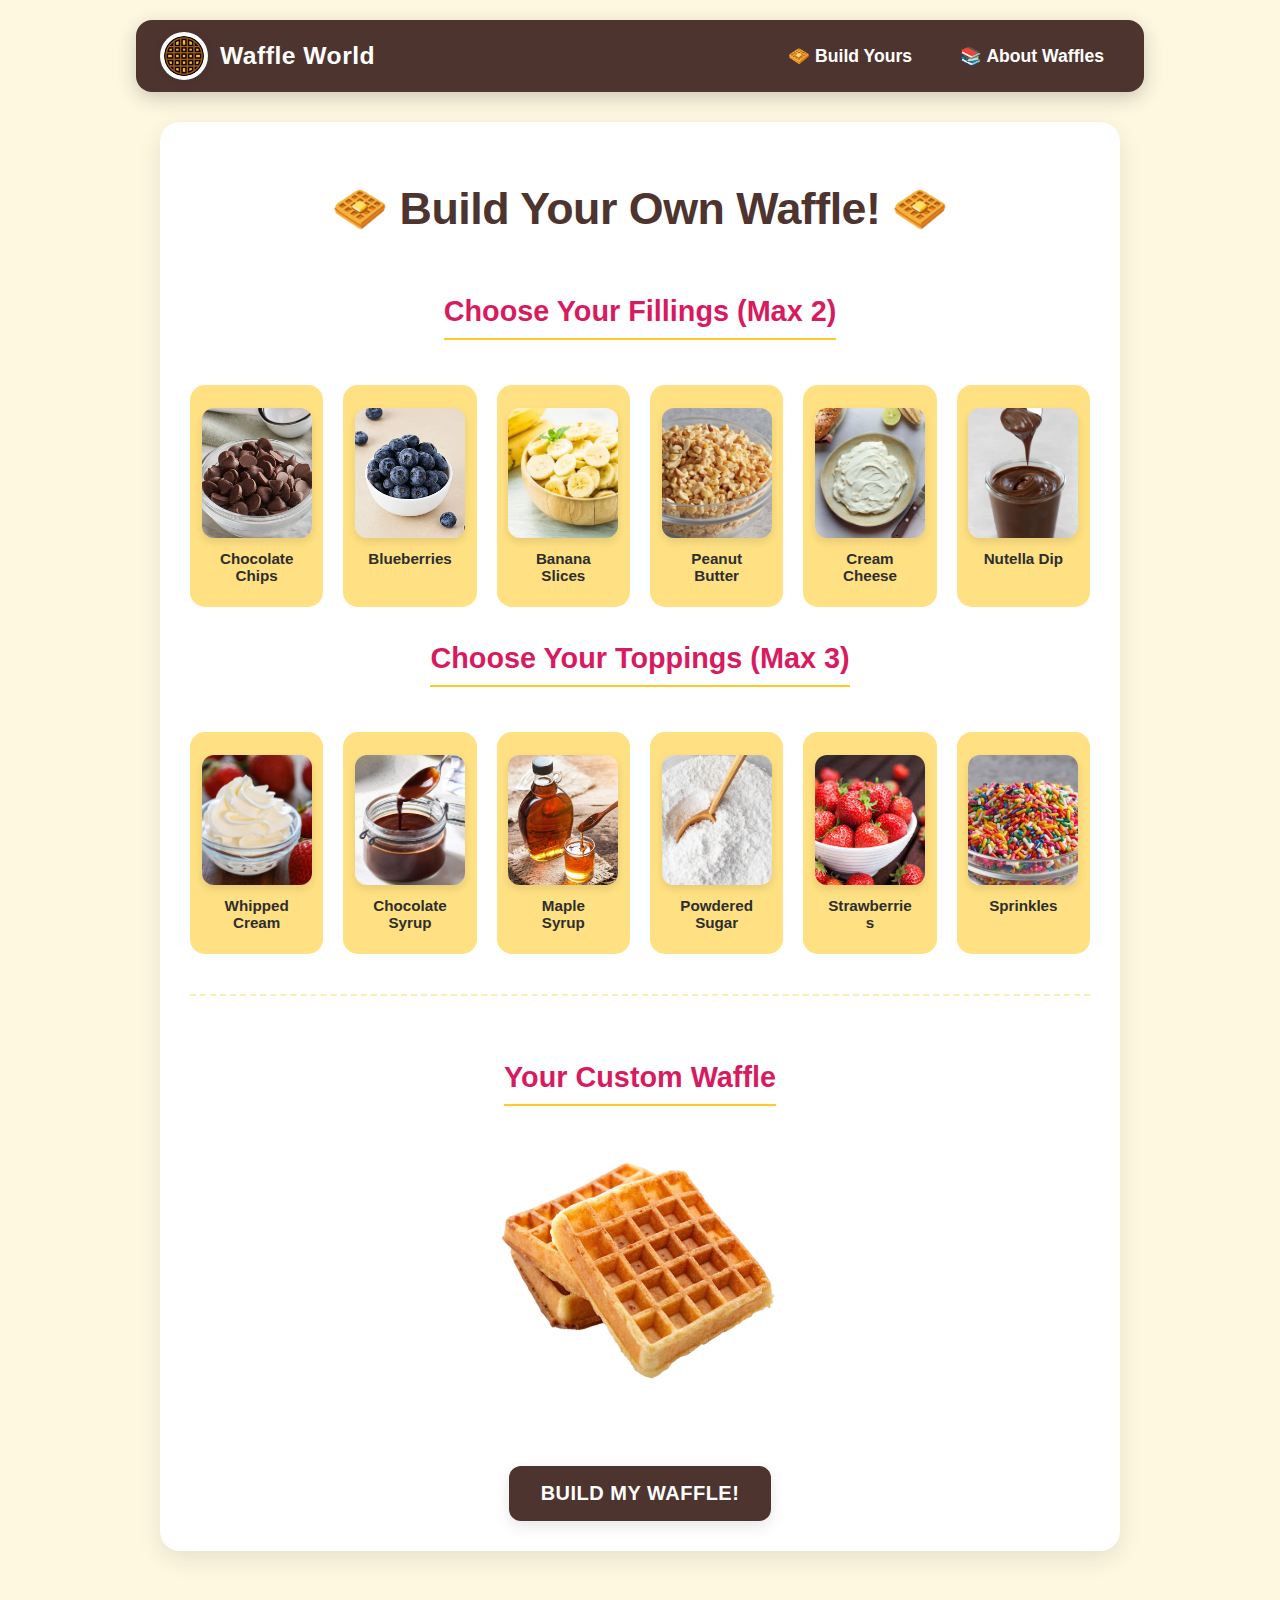
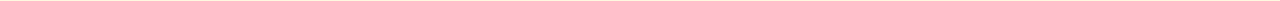
<file: index.html>
<!DOCTYPE html>
<html lang="en">

<head>
        <meta charset="UTF-8" />
        <meta name="viewport" content="width=device-width, initial-scale=1.0" />
        <title>Build Your Own Waffle! - Waffle World 🧇</title>
        <link rel="stylesheet" href="./style.css" />
        <link rel="shortcut icon" href="./assets/waffle-favicon.png" type="image/x-icon" />
</head>

<body>
        <nav class="navbar">
                <div class="navbar-left">
                        <img src="./assets/waffle-favicon.png" alt="logo" class="logo" />
                        <span class="navbar-title">Waffle World</span>
                </div>
                <ul class="navbar-links">
                        <li><a href="./index.html" class="nav-link">🧇 Build Yours</a></li>
                        <li><a href="./about.html" class="nav-link">📚 About Waffles</a></li>
                </ul>
        </nav>


        <div class="builder-container">
                <h1>🧇 Build Your Own Waffle! 🧇</h1>

                <h2>Choose Your Fillings (Max 2)</h2>
                <div id="f" class="item-grid">
                        <div class="item-card" data-item="ccs" data-type="f"><img
                                        src="./assets/filings/CH.jpg" /><span>Chocolate Chips</span></div>
                        <div class="item-card" data-item="bb" data-type="f"><img
                                        src="./assets/filings/BB.jpg" /><span>Blueberries</span></div>
                        <div class="item-card" data-item="bs" data-type="f"><img
                                        src="./assets/filings/BL.jpg" /><span>Banana Slices</span></div>
                        <div class="item-card" data-item="pb" data-type="f"><img
                                        src="./assets/filings/PT.jpg" /><span>Peanut Butter</span></div>
                        <div class="item-card" data-item="cc" data-type="f"><img
                                        src="./assets/filings/CC.jpg" /><span>Cream Cheese</span></div>
                        <div class="item-card" data-item="dd" data-type="f"><img
                                        src="./assets/filings/NT.jpg" /><span>Nutella Dip</span></div>
                </div>

                <h2>Choose Your Toppings (Max 3)</h2>
                <div id="t" class="item-grid">
                        <div class="item-card" data-item="wc" data-type="t"><img
                                        src="./assets/topping/WC.jpg" /><span>Whipped Cream</span></div>
                        <div class="item-card" data-item="cs" data-type="t"><img
                                        src="./assets/topping/CS.jpg" /><span>Chocolate Syrup</span></div>
                        <div class="item-card" data-item="ms" data-type="t"><img
                                        src="./assets/topping/MS.jpg" /><span>Maple Syrup</span></div>
                        <div class="item-card" data-item="ps" data-type="t"><img
                                        src="./assets/topping/PS.jpg" /><span>Powdered Sugar</span></div>
                        <div class="item-card" data-item="st" data-type="t"><img
                                        src="./assets/topping/S.jpeg" /><span>Strawberries</span></div>
                        <div class="item-card" data-item="sp" data-type="t"><img
                                        src="./assets/topping/SP.jpg" /><span>Sprinkles</span></div>
                </div>

                <div class="preview-section">
                        <h2>Your Custom Waffle</h2>
                        <div class="waffle-preview">
                                <img id="wb" src="./assets/waffles.png" alt="Waffle Base" />
                        </div>
                        <button id="build-btn">Build My Waffle!</button>

                        <div id="order-summary" class="order-summary">
                                <h3>Your Delicious Waffle! 😼</h3>
                                <p>Here's what you've cooked up:</p>
                                <ul class="waffle-list" id="l">
                                        <li>Waffle Base</li>
                                </ul>
                        </div>
                </div>
        </div>

        <audio id="sfx" src="./outro.mp3" preload="auto"></audio>
        <script src="./script.js"></script>
</body>

</html>
</file>
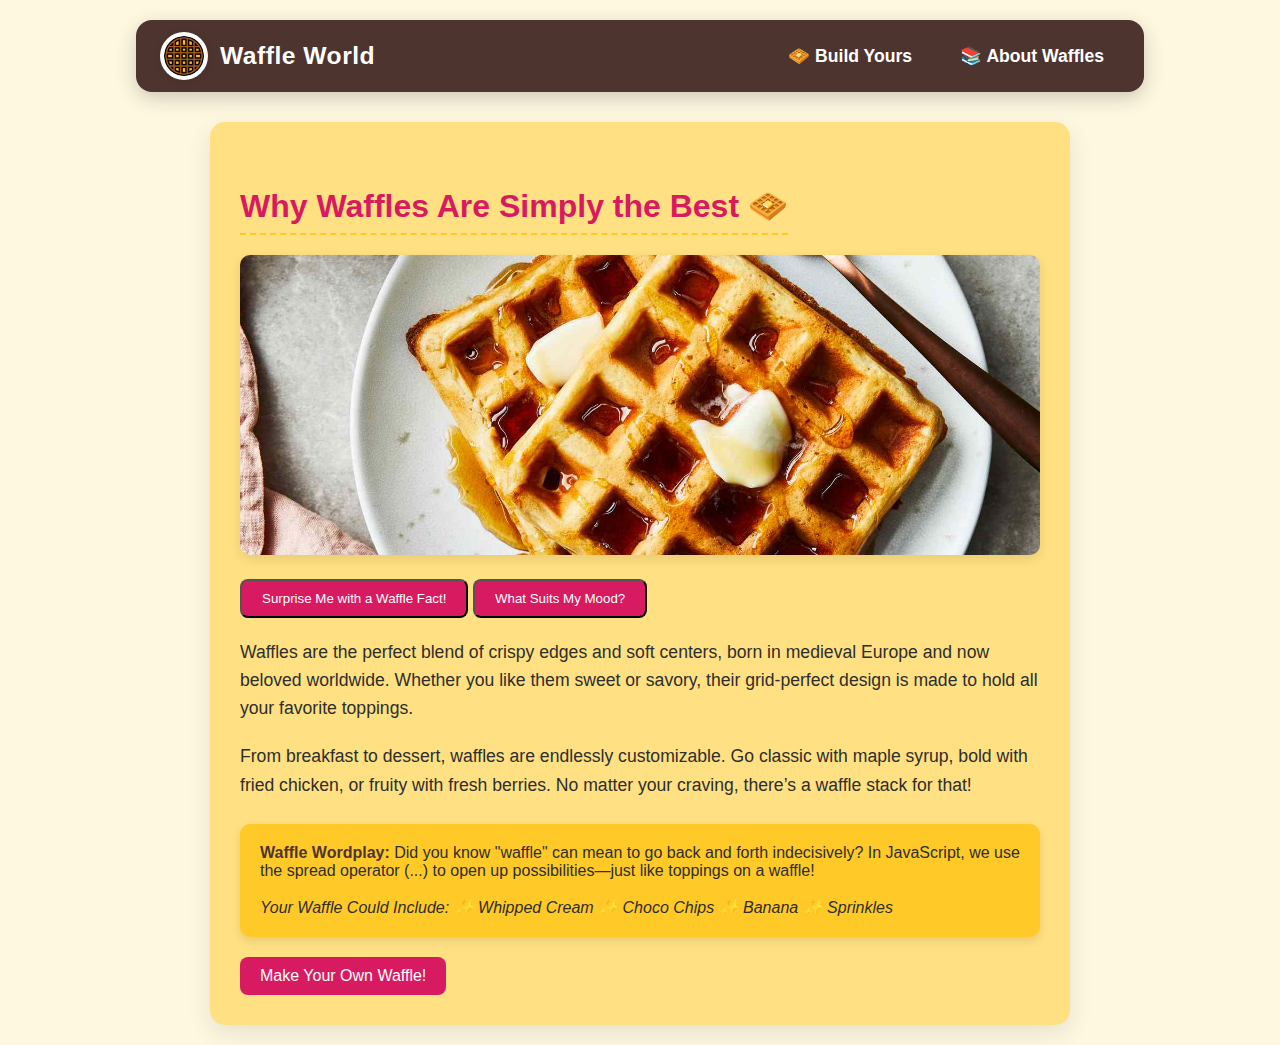
<file: about.html>
<!DOCTYPE html>
<html lang="en">

<head>
  <meta charset="UTF-8" />
  <meta name="viewport" content="width=device-width, initial-scale=1.0" />
  <title>About Waffles - Waffle World</title>
  <link rel="stylesheet" href="./style.css" />
  <link rel="shortcut icon" href="./assets/waffle-favicon.png" type="image/x-icon" />
</head>

<body>
  <nav class="navbar">
    <div class="navbar-left">
      <img src="./assets/waffle-favicon.png" alt="logo" class="logo" />
      <span class="navbar-title">Waffle World</span>
    </div>
    <ul class="navbar-links">
      <li><a href="./index.html" class="nav-link">🧇 Build Yours</a></li>
      <li><a href="./about.html" class="nav-link">📚 About Waffles</a></li>
    </ul>
  </nav>


  <div class="about-section">
    <h2>Why Waffles Are Simply the Best 🧇</h2>
    <img src="./assets/waffless.jpg" alt="A stack of delicious waffles" />

    <button onclick="fact()" class="action-button">Surprise Me with a Waffle Fact!</button>
    <button onclick="mood()" class="action-button">What Suits My Mood?</button>

    <p>
      Waffles are the perfect blend of crispy edges and soft centers, born in medieval Europe and now beloved worldwide.
      Whether you like them sweet or savory, their grid-perfect design is made to hold all your favorite toppings.
    </p>

    <p>
      From breakfast to dessert, waffles are endlessly customizable. Go classic with maple syrup, bold with fried
      chicken, or fruity with fresh berries. No matter your craving, there’s a waffle stack for that!
    </p>

    <div class="fun-fact-box" id="so">
      <span>Waffle Wordplay:</span> Did you know "waffle" can mean to go back and forth indecisively? In JavaScript, we
      use the spread operator (...) to open up possibilities—just like toppings on a waffle!
    </div>

    <a href="./index.html" class="action-button">Make Your Own Waffle!</a>
  </div>


  <script src="./scripts.js"></script>
</body>

</html>
</file>
<file: style.css>
/* style.css */
:root {
  --bg-main: #fff8e1;
  --card-bg: #ffffff;
  --primary: #4e342e;
  --accent: #ffca28;
  --accent-light: #ffe082;
  --highlight: #d81b60;
  --text-main: #2e2e2e;
  --text-accent: #4e342e;
  --shadow: rgba(0, 0, 0, 0.1);
  --border-light: #ffecb3;
}

body {
  font-family: "Inter", sans-serif;
  background: var(--bg-main);
  color: var(--text-main);
  margin: 0;
  padding: 20px;
  display: flex;
  flex-direction: column;
  align-items: center;
  min-height: 100vh;
  box-sizing: border-box;
}

.builder-container {
  background: var(--card-bg);
  border-radius: 20px;
  box-shadow: 0 8px 25px var(--shadow);
  padding: 30px;
  max-width: 900px;
  width: 100%;
  margin-bottom: 30px;
  text-align: center;
}

h1 {
  font-size: 2.8em;
  font-weight: 800;
  color: var(--primary);
  margin-bottom: 25px;
  letter-spacing: -0.5px;
}

h2 {
  font-size: 1.8em;
  font-weight: 700;
  color: var(--highlight);
  margin: 35px 0 25px;
  padding-bottom: 10px;
  border-bottom: 2px solid var(--accent);
  display: inline-block;
}

.item-grid {
  display: grid;
  grid-template-columns: repeat(auto-fit, minmax(130px, 1fr));
  gap: 20px;
  margin-top: 20px;
}

.item-card {
  background: var(--accent-light);
  border-radius: 15px;
  padding: 20px;
  min-height: 160px;
  cursor: pointer;
  display: flex;
  flex-direction: column;
  align-items: center;
  transition: 0.2s;
  border: 3px solid transparent;
}

.item-card:hover {
  transform: translateY(-5px);
  background: var(--accent);
  box-shadow: 0 8px 18px var(--shadow);
  color: var(--primary);
}

.item-card.selected {
  background: var(--highlight);
  color: white;
  box-shadow: 0 8px 22px rgba(0, 0, 0, 0.3);
  transform: scale(1.03);
  border: 3px solid var(--accent);
}

.item-card img {
  width: 110px;
  height: 130px;
  object-fit: cover;
  border-radius: 12px;
  margin-bottom: 12px;
  box-shadow: 0 4px 8px var(--shadow);
  transition: transform 0.3s ease;
}

.item-card:hover img {
  transform: scale(1.05);
}

.item-card span {
  font-weight: 600;
  font-size: 0.95em;
  word-break: break-word;
}

.preview-section {
  margin-top: 40px;
  padding-top: 30px;
  border-top: 2px dashed var(--border-light);
}

.waffle-preview {
  position: relative;
  width: 280px;
  height: 280px;
  margin: 0 auto 35px;
  display: flex;
  justify-content: center;
  align-items: center;
}

.waffle-preview img {
  position: absolute;
  width: 100%;
  height: 100%;
  object-fit: contain;
  transition: opacity 0.3s ease-in-out;
}

@keyframes popIn {
  0% {
    transform: scale(0.2);
    opacity: 0;
  }
  100% {
    transform: scale(1);
    opacity: 1;
  }
}
.final {
  animation: popIn 1s ease;
}

#build-btn {
  background: var(--primary);
  color: #fff;
  padding: 16px 32px;
  font-size: 1.25em;
  border: none;
  border-radius: 12px;
  cursor: pointer;
  transition: 0.3s;
  box-shadow: 0 5px 15px var(--shadow);
  margin-top: 20px;
  font-weight: 700;
  text-transform: uppercase;
  letter-spacing: 0.5px;
}
#build-btn:hover {
  background: #3e2723;
  transform: translateY(-4px);
  box-shadow: 0 8px 22px rgba(0, 0, 0, 0.25);
}
#build-btn:active {
  transform: translateY(0);
  box-shadow: 0 3px 10px var(--shadow);
}

#order-summary {
  margin-top: 35px;
  padding: 25px;
  background: var(--accent-light);
  border-radius: 18px;
  text-align: left;
  font-size: 1.1em;
  color: var(--primary);
  border: 2px solid var(--border-light);
  display: none;
  line-height: 1.6;
}

#order-summary h3 {
  font-size: 1.6em;
  color: var(--highlight);
  margin-bottom: 15px;
  text-align: center;
  font-weight: 700;
}

#order-summary .waffle-list {
  display: block;
  margin-left: 25px;
  padding-left: 0;
}
#order-summary .waffle-list li {
  list-style: disc;
  margin-bottom: 8px;
  color: var(--text-main);
}

.waffle-list-preview {
  display: flex;
  flex-wrap: wrap;
  justify-content: center;
  gap: 10px;
  position: relative;
  z-index: 5;
  margin-top: 20px;
}
.waffle-list-preview div {
  background: var(--accent-light);
  border: 2px solid var(--border-light);
  border-radius: 10px;
  width: 100px;
  height: 110px;
  display: flex;
  flex-direction: column;
  align-items: center;
  justify-content: center;
  padding: 5px;
  box-shadow: 0 3px 8px var(--shadow);
}
.waffle-list-preview img {
  width: 60px;
  height: 60px;
  object-fit: cover;
  border-radius: 6px;
  margin-bottom: 5px;
}
.waffle-list-preview span {
  font-size: 0.85em;
  font-weight: 600;
  text-align: center;
}

.navbar {
  display: flex;
  justify-content: space-between;
  align-items: center;
  background: var(--primary);
  padding: 12px 24px;
  color: white;
  font-weight: 600;
  font-size: 1.1em;
  border-radius: 16px;
  max-width: 960px;
  width: 100%;
  margin: 0 auto 30px;
  box-shadow: 0 6px 20px rgba(0, 0, 0, 0.2);
}

.navbar-left {
  display: flex;
  align-items: center;
  gap: 12px;
}

.logo {
  width: 40px;
  height: 40px;
  border-radius: 50%;
  background: white;
  padding: 4px;
  box-shadow: 0 2px 8px var(--shadow);
}

.navbar-title {
  font-size: 1.4em;
  font-weight: 800;
  letter-spacing: 0.5px;
}

.navbar-links {
  list-style: none;
  display: flex;
  gap: 16px;
  margin: 0;
  padding: 0;
}

.nav-link {
  text-decoration: none;
  color: white;
  padding: 8px 16px;
  border-radius: 8px;
  transition: all 0.3s ease;
  background: transparent;
  display: inline-block;
}

.nav-link:hover {
  background: rgba(255, 255, 255, 0.15);
  transform: translateY(-2px);
}

.about-section {
  max-width: 800px;
  background: var(--accent-light);
  border-radius: 15px;
  padding: 30px;
  box-shadow: 0 8px 24px var(--shadow);
}

.about-section h2 {
  color: var(--highlight);
  font-size: 2em;
  border-bottom: 2px dashed var(--accent);
  padding-bottom: 8px;
  margin-bottom: 20px;
}

.about-section img {
  width: 100%;
  max-height: 300px;
  object-fit: cover;
  border-radius: 10px;
  box-shadow: 0 4px 12px var(--shadow);
}

.about-section p {
  font-size: 1.1em;
  line-height: 1.6;
  margin: 20px 0;
}

.fun-fact-box {
  background: var(--accent);
  padding: 20px;
  border-radius: 10px;
  margin-top: 25px;
  box-shadow: 0 4px 10px var(--shadow);
}

.fun-fact-box span {
  font-weight: bold;
  color: var(--primary);
}

.action-button {
  display: inline-block;
  margin-top: 20px;
  padding: 10px 20px;
  background: var(--highlight);
  color: white;
  text-decoration: none;
  border-radius: 8px;
  transition: background 0.2s;
}

.action-button:hover {
  background: #c2185b;
}

@media (max-width: 768px) {
  h1 {
    font-size: 2.2em;
  }
  h2 {
    font-size: 1.6em;
  }
  .builder-container {
    padding: 25px;
  }
  .item-grid {
    grid-template-columns: repeat(auto-fit, minmax(110px, 1fr));
    gap: 15px;
  }
  .item-card img {
    width: 70px;
    height: 70px;
  }
  .item-card span {
    font-size: 0.85em;
  }
  .waffle-preview {
    width: 220px;
    height: 220px;
  }
  #build-btn {
    font-size: 1.1em;
    padding: 14px 28px;
  }
  #order-summary {
    font-size: 1em;
    padding: 20px;
  }
}
</file>
